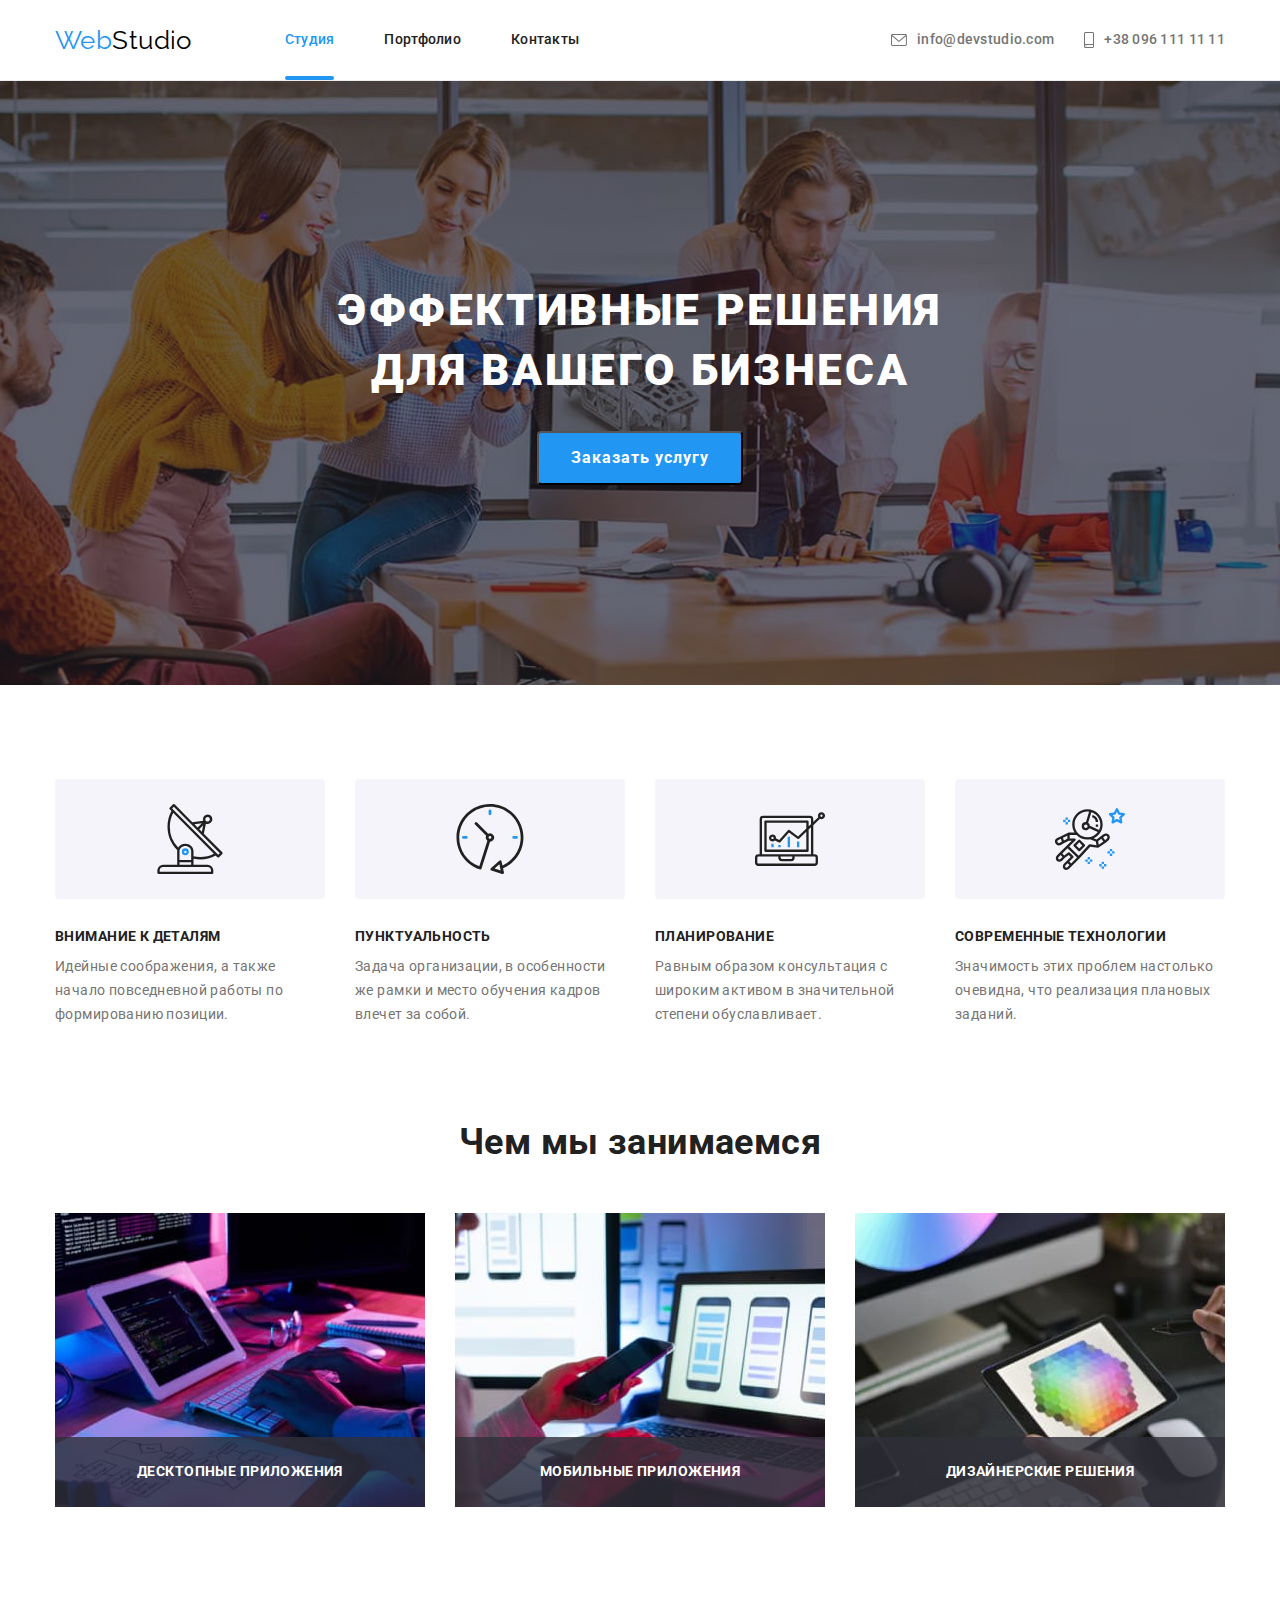
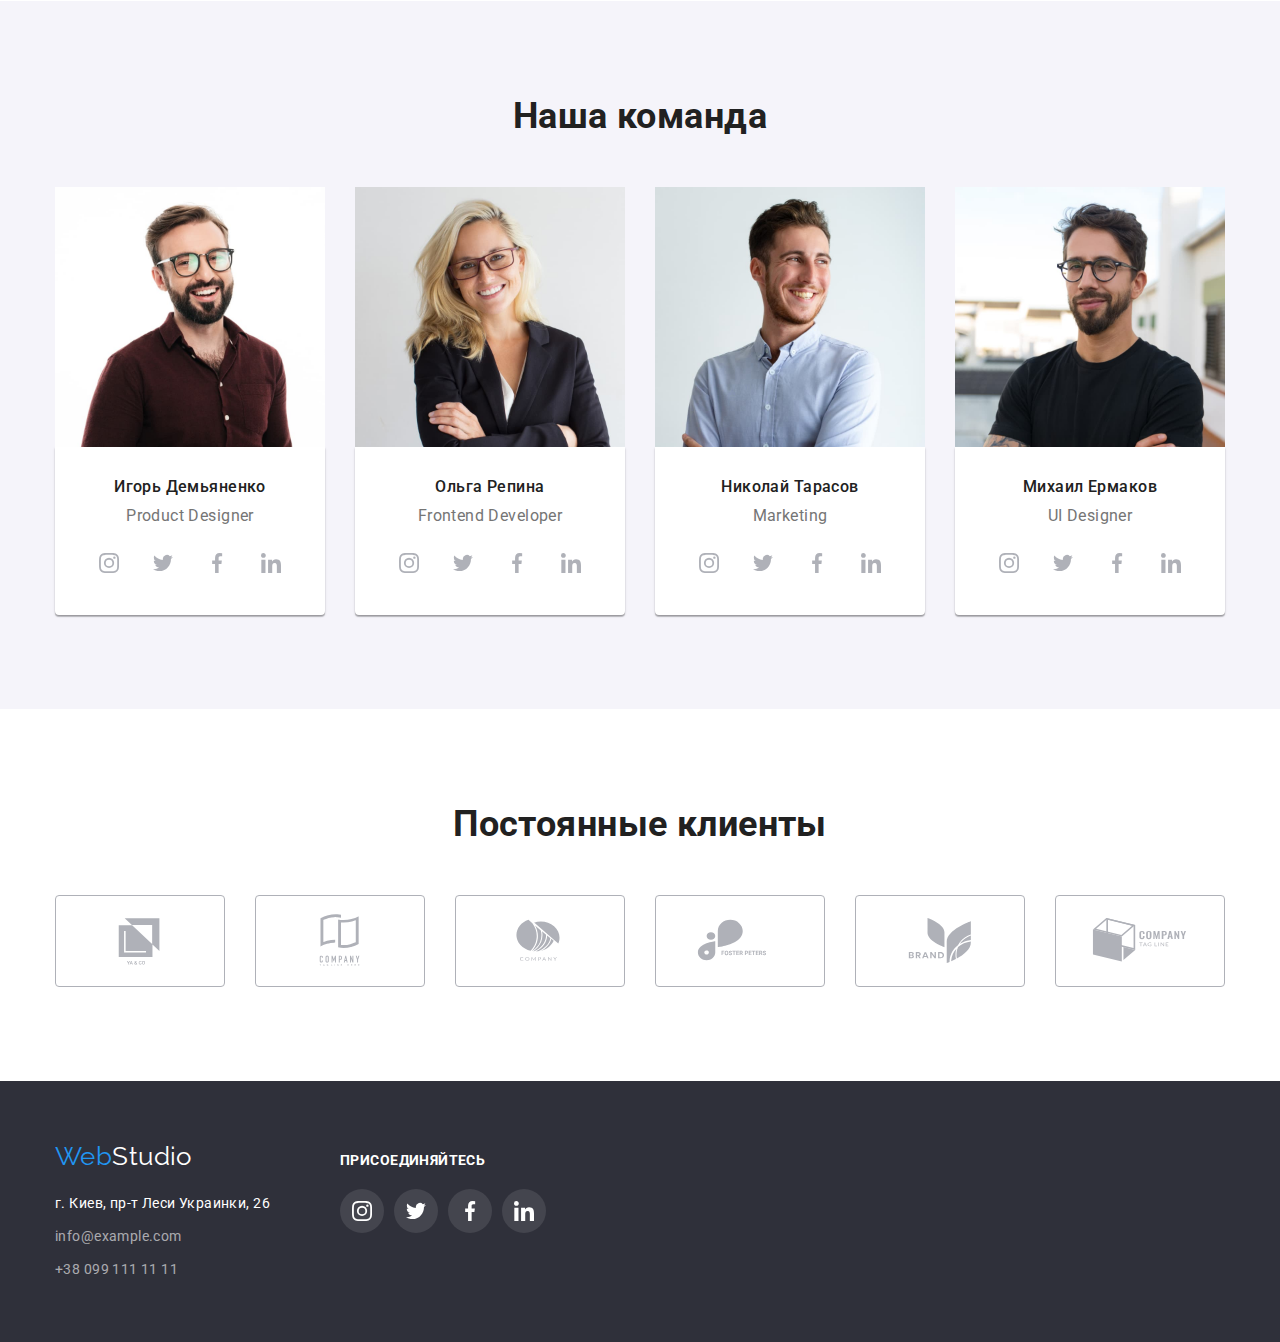
<file: index.html>
<!DOCTYPE html>
<html lang="ru">

<head>
    <meta charset="UTF-8">
    <meta http-equiv="X-UA-Compatible" content="IE=edge">
    <meta name="viewport" content="width=device-width, initial-scale=1.0">
    <title>Студія</title>
    <link rel="preconnect" href="https://fonts.googleapis.com">
    <link rel="preconnect" href="https://fonts.gstatic.com" crossorigin>
    <link href="https://fonts.googleapis.com/css2?family=Raleway:wght@700&family=Roboto:wght@400;500;700;900&display=swap" rel="stylesheet">
    <link rel="stylesheet" href="https://cdnjs.cloudflare.com/ajax/libs/modern-normalize/1.1.0/modern-normalize.min.css">
    <link rel="stylesheet" href="./css/styles.css">

</head>

<body>
    <!-- Шапка сайта -->
    <header class="header">
        <div class="container main-nav">
            <nav class="main-nav">
                <a href="./index.html" class="line">
                    <span class="logo-blue logo">Web</span><span class="logo-black logo">Studio</span>
                </a>
                
                <ul class="site-nav list ">
                    <li class="item"><a href="./index.html" class="current line">Студия</a></li>
                    <li class="item"><a href="./portfolio.html" class="line">Портфолио</a></li>
                    <li class="item"><a href="" class="line">Контакты</a></li>
                </ul>
            </nav>
            
            <ul class="site-adrress list ">
                <li class="item">
                    <a href="mailto:info@devstudio.com" class="line">
                        <svg class="envelope-icon" width="16" height="12">
                            <use href="./images/icons.svg#envelope"></use>
                        </svg>
                        info@devstudio.com
                    </a>
                </li>
                <li class="item">
                    <a href="tel:+380961111111" class="line">
                        <svg class="smartphone-icon" width="10" height="16">
                            <use href="./images/icons.svg#smartphone"></use>
                        </svg>
                        +38 096 111 11 11
                    </a>
                </li>
            </ul>
        </div>
    </header>

    <!-- Уникальный контент сайта -->
    <main>
        <!-- Герой -->
        <section class="hero">
            <div class="container">
                <h1 class="hero-title">Эффективные решения для вашего бизнеса</h1>
                <button class="button" type="button" data-modal-open>Заказать услугу</button>
            </div>
        </section>

        <!-- Особенности -->
        <section class="section">
            <div class="container">
                <h2 hidden class="section-title">Особенности</h2>
                <ul class="feature-list list">
                    <li class="item">
                        <div class="thumb">
                            <svg class="icon">
                                <use href="./images/icons.svg#antenna"></use>
                            </svg>
                        </div>
                        <h3 class="title">Внимание к деталям</h3>
                        <p>Идейные соображения, а также начало повседневной работы по формированию позиции.</p>
                    </li>
                    <li class="item">
                        <div class="thumb">
                            <svg class="icon">
                                <use href="./images/icons.svg#clock"></use>
                            </svg>
                        </div>
                        <h3 class="title">Пунктуальность</h3>
                        <p>Задача организации, в особенности же рамки и место обучения кадров влечет за собой.</p>
                    </li>
                    <li class="item">
                        <div class="thumb">
                            <svg class="icon">
                                <use href="./images/icons.svg#diagram"></use>
                            </svg>
                        </div>
                        <h3 class="title">Планирование</h3>
                        <p>Равным образом консультация с широким активом в значительной степени обуславливает.</p>
                    </li>
                    <li class="item">
                        <div class="thumb">
                            <svg class="icon">
                                <use href="./images/icons.svg#astronaut"></use>
                            </svg>
                        </div>
                        <h3 class="title">Современные технологии</h3>
                        <p>Значимость этих проблем настолько очевидна, что реализация плановых заданий.</p>
                    </li>
                </ul>
            </div>
        </section>

        <!-- Чем мы занимаемся -->
        <section class="section">
            <div class="container">
                <h2 class="section-title">Чем мы занимаемся</h2>
                <ul class="our-job list">
                    <li class="item">
                        <img src="./images/img0.1.jpg" alt="Десктопные приложения" width="370">
                        <h3 class="title">Десктопные приложения</h3>
                    </li>
                    <li class="item">
                        <img src="./images/img0.2.jpg" alt="Мобильные приложения" width="370">
                        <h3 class="title">Мобильные приложения</h3>
                    </li>
                    <li class="item">
                        <img src="./images/img0.3.jpg" alt="Дизайнерские решения" width="370">
                        <h3 class="title">Дизайнерские решения</h3>
                    </li>
                </ul>
            </div>
        </section>

        <!-- Наша команда -->
        <section class="section team">
            <div class="container">
                <h2 class="section-title">Наша команда</h2>
                <ul class="team-list list">
                    <li class="item">
                        <img src="./images/img1.jpg" alt="Фото члена команды" width="270">
                        <div class="info">
                            <h3 class="title">Игорь Демьяненко</h3>
                        <p class="text">Product Designer</p>
                        <ul class="social-links list">
                            <li class="item">
                                <a href="">
                                    <svg class="icon">
                                        <use href="./images/icons.svg#instagram"></use>
                                    </svg>
                                </a>
                            </li>
                            <li class="item">
                                <a href="">
                                    <svg class="icon">
                                        <use href="./images/icons.svg#twitter"></use>
                                    </svg>
                                </a>
                            </li>
                            <li class="item">
                                <a href="">
                                    <svg class="icon">
                                        <use href="./images/icons.svg#facebook"></use>
                                    </svg>
                                </a>
                            </li>
                            <li class="item">
                                <a href="">
                                    <svg class="icon">
                                        <use href="./images/icons.svg#linkedin"></use>
                                    </svg>
                                </a>
                            </li>
                        </ul>
                        </div>
                    </li>
                    <li class="item">
                        <img src="./images/img2.jpg" alt="Фото члена команды" width="270">
                        <div class="info">
                            <h3 class="title">Ольга Репина</h3>
                        <p class="text">Frontend Developer</p>
                        <ul class="social-links list">
                            <li class="item">
                                <a href="">
                                    <svg class="icon">
                                        <use href="./images/icons.svg#instagram"></use>
                                    </svg>
                                </a>
                            </li>
                            <li class="item">
                                <a href="">
                                    <svg class="icon">
                                        <use href="./images/icons.svg#twitter"></use>
                                    </svg>
                                </a>
                            </li>
                            <li class="item">
                                <a href="">
                                    <svg class="icon">
                                        <use href="./images/icons.svg#facebook"></use>
                                    </svg>
                                </a>
                            </li>
                            <li class="item">
                                <a href="">
                                    <svg class="icon">
                                        <use href="./images/icons.svg#linkedin"></use>
                                    </svg>
                                </a>
                            </li>
                        </ul>
                        </div>
                    </li>
                    <li class="item">
                        <img src="./images/img3.jpg" alt="Фото члена команды" width="270">
                        <div class="info">
                            <h3 class="title">Николай Тарасов</h3>
                        <p class="text">Marketing</p>
                        <ul class="social-links list">
                            <li class="item">
                                <a href="">
                                    <svg class="icon">
                                        <use href="./images/icons.svg#instagram"></use>
                                    </svg>
                                </a>
                            </li>
                            <li class="item">
                                <a href="">
                                    <svg class="icon">
                                        <use href="./images/icons.svg#twitter"></use>
                                    </svg>
                                </a>
                            </li>
                            <li class="item">
                                <a href="">
                                    <svg class="icon">
                                        <use href="./images/icons.svg#facebook"></use>
                                    </svg>
                                </a>
                            </li>
                            <li class="item">
                                <a href="">
                                    <svg class="icon">
                                        <use href="./images/icons.svg#linkedin"></use>
                                    </svg>
                                </a>
                            </li>
                        </ul>
                        </div>
                    </li>
                    <li class="item">
                        <img src="./images/img4.jpg" alt="Фото члена команды" width="270">
                        <div class="info">
                            <h3 class="title">Михаил Ермаков</h3>
                        <p class="text">UI Designer</p>
                        <ul class="social-links list">
                            <li class="item">
                                <a href="">
                                    <svg class="icon">
                                        <use href="./images/icons.svg#instagram"></use>
                                    </svg>
                                </a>
                            </li>
                            <li class="item">
                                <a href="">
                                    <svg class="icon">
                                        <use href="./images/icons.svg#twitter"></use>
                                    </svg>
                                </a>
                            </li>
                            <li class="item">
                                <a href="">
                                    <svg class="icon">
                                        <use href="./images/icons.svg#facebook"></use>
                                    </svg>
                                </a>
                            </li>
                            <li class="item">
                                <a href="">
                                    <svg class="icon">
                                        <use href="./images/icons.svg#linkedin"></use>
                                    </svg>
                                </a>
                            </li>
                        </ul>
                        </div>
                    </li>
                </ul>
            </div>
        </section>

        <!-- Постоянные клиенты -->
        <section class="section">
            <div class="container">
                <h2 class="section-title">Постоянные клиенты</h2>
                <ul class="clients-list list">
                    <li class="item">
                        <a href="">
                            <svg class="icon">
                                <use href="./images/icons.svg#logo1"></use>
                            </svg>
                        </a>
                    </li>
                    <li class="item">
                        <a href="">
                            <svg class="icon">
                                <use href="./images/icons.svg#logo2"></use>
                            </svg>
                        </a>
                    </li>
                    <li class="item">
                        <a href="">
                            <svg class="icon">
                                <use href="./images/icons.svg#logo3"></use>
                            </svg>
                        </a>
                    </li>
                    <li class="item">
                        <a href="">
                            <svg class="icon">
                                <use href="./images/icons.svg#logo4"></use>
                            </svg>
                        </a>
                    </li>
                    <li class="item">
                        <a href="">
                            <svg class="icon">
                                <use href="./images/icons.svg#logo5"></use>
                            </svg>
                        </a>
                    </li>
                    <li class="item">
                        <a href="">
                            <svg class="icon">
                                <use href="./images/icons.svg#logo6"></use>
                            </svg>
                        </a>
                    </li>
                </ul>
            </div>
        </section>
    </main>



    <!-- Подвал сайта -->
    <footer class="footer">
        <div class="container">
            <div>
                <a href="./index.html" class="logotype line">
                    <span class="logo-blue logo">Web</span><span class="logo-white logo">Studio</span>
                </a>
                
                <address>
                    <ul class="contacts-list list">
                        <li class="live-address"><a class="line" href="">г. Киев, пр-т Леси Украинки, 26</a></li>
                        <li class="contacts"><a class="line" href="mailto:info@example.com">info@example.com</a></li>
                        <li class="contacts"><a class="line" href="tel:+380991111111">+38 099 111 11 11</a></li>
                    </ul>
                </address>
            </div>
            <div class="social">
                <h3 class="title">присоединяйтесь</h3>
                <ul class="social-networks list">
                    <li class="item">
                        <a href="">
                            <svg class="icon">
                                <use href="./images/icons.svg#instagram"></use>
                            </svg>
                        </a>
                    </li>
                    <li class="item">
                        <a href="">
                            <svg class="icon">
                                <use href="./images/icons.svg#twitter"></use>
                            </svg>
                        </a>
                    </li>
                    <li class="item">
                        <a href="">
                            <svg class="icon">
                                <use href="./images/icons.svg#facebook"></use>
                            </svg>
                        </a>
                    </li>
                    <li class="item">
                        <a href="">
                            <svg class="icon">
                                <use href="./images/icons.svg#linkedin"></use>
                            </svg>
                        </a>
                    </li>
                </ul>
            </div>
        </div>
    </footer>

    <div class="backdrop is-hidden" data-modal>
        <div class="modal">
            <button class="modal-button" type="button" data-modal-close>
                <svg class="icon">
                    <use href="./images/icons.svg#vector"></use>
                </svg>
            </button>
        </div>
    </div>

    <script src="./js/modal.js"></script>
</body>

</html>
</file>
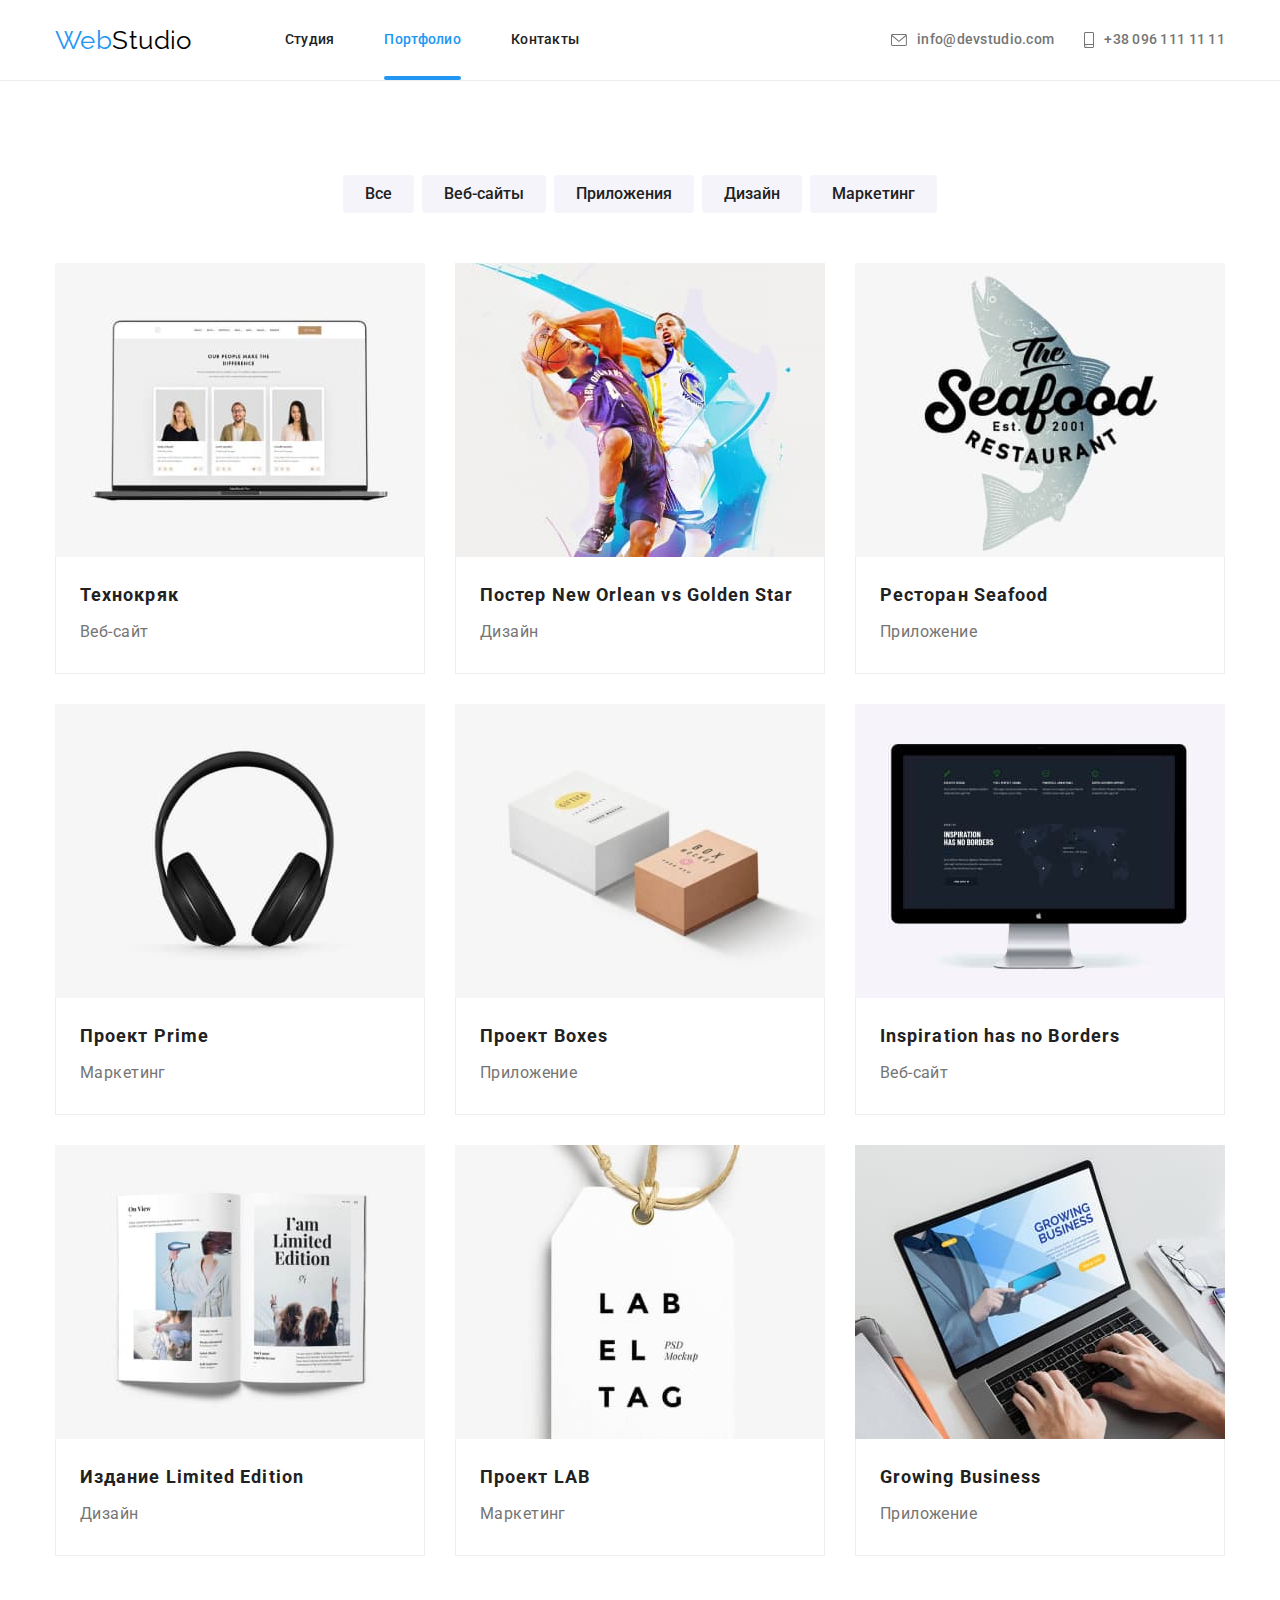
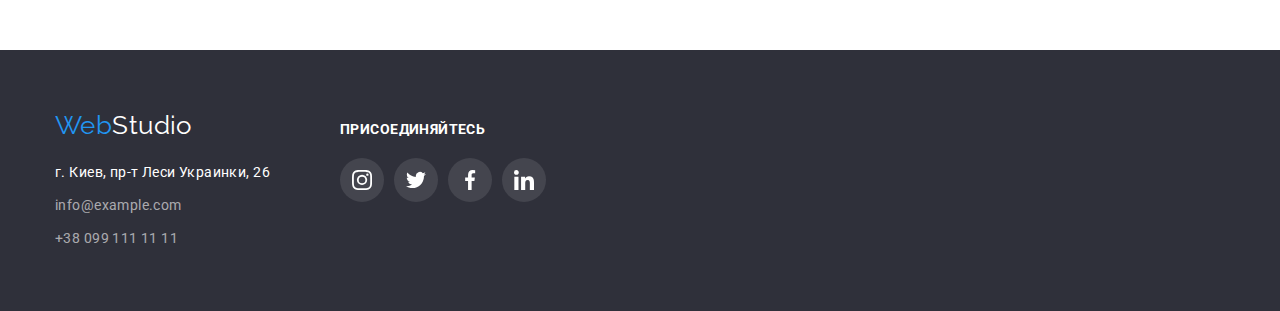
<file: portfolio.html>
<!DOCTYPE html>
<html lang="ru">

<head>
    <meta charset="UTF-8">
    <meta http-equiv="X-UA-Compatible" content="IE=edge">
    <meta name="viewport" content="width=device-width, initial-scale=1.0">
    <title>Портфоліо</title>
    <link rel="preconnect" href="https://fonts.googleapis.com">
    <link rel="preconnect" href="https://fonts.gstatic.com" crossorigin>
    <link href="https://fonts.googleapis.com/css2?family=Raleway:wght@700&family=Roboto:wght@400;500;700;900&display=swap" rel="stylesheet">
    <link rel="stylesheet" href="https://cdnjs.cloudflare.com/ajax/libs/modern-normalize/1.1.0/modern-normalize.min.css">
    <link rel="stylesheet" href="./css/styles.css">

</head>

<body>
    <!-- Шапка сайта -->
    <header class="header">
        <div class="container main-nav">
            <nav class="main-nav">
                <a href="./index.html" class="line">
                    <span class="logo-blue logo">Web</span><span class="logo-black logo">Studio</span>
                </a>
    
                <ul class="site-nav list ">
                    <li class="item"><a href="./index.html" class="line">Студия</a></li>
                    <li class="item"><a href="./portfolio.html" class="current line">Портфолио</a></li>
                    <li class="item"><a href="" class="line">Контакты</a></li>
                </ul>
            </nav>
    
            <ul class="site-adrress list ">
                <li class="item">
                    <a href="mailto:info@devstudio.com" class="line">
                        <svg class="envelope-icon" width="16" height="12">
                            <use href="./images/icons.svg#envelope"></use>
                        </svg>
                        info@devstudio.com
                    </a>
                </li>
                <li class="item">
                    <a href="tel:+380961111111" class="line">
                        <svg class="smartphone-icon" width="10" height="16">
                            <use href="./images/icons.svg#smartphone"></use>
                        </svg>
                        +38 096 111 11 11
                    </a>
                </li>
            </ul>
        </div>
    </header>



    <!-- Уникальный контент сайта -->
    <main>
        <section class="portfolio-section">
            <div class="container">
                <h1 hidden>Наши работы</h1>
                <ul class="buttons-list list">
                    <li class="item"><button class="buttons" type="button">Все</button></li>
                    <li class="item"><button class="buttons" type="button">Веб-сайты</button></li>
                    <li class="item"><button class="buttons" type="button">Приложения</button></li>
                    <li class="item"><button class="buttons" type="button">Дизайн</button></li>
                    <li class="item"><button class="buttons" type="button">Маркетинг</button></li>
                </ul>
                <ul class="our-works list">
                    <li class="item">
                        <a class="line" href="">
                            <div class="card">
                                <div class="thumb">
                                    <img src="./images/imag1.jpg" alt="" width="370">
                                    <p class="text">Ресурс предлагает комплексные предложения с разным уровнем функционала и сервисов. Все это позволит
                                        посетителю получить исчерпывающие сведения о компании или частном лице.</p>
                                </div>
                                <div class="description">
                                    <h2 class="titles">Технокряк</h2>
                                    <p class="paragraph">Веб-сайт</p>
                                </div>
                            </div>
                        </a>
                    </li>
                    <li class="item">
                        <a class="line" href="">
                            <div class="card">
                                <div class="thumb">
                                    <img src="./images/imag2.jpg" alt="" width="370">
                                    <p class="text">Ресурс предлагает комплексные предложения с разным уровнем функционала и сервисов. Все это позволит
                                        посетителю получить исчерпывающие сведения о компании или частном лице.</p>
                                </div>
                                <div class="description">
                                    <h2 class="titles">Постер New Orlean vs Golden Star</h2>
                                    <p class="paragraph">Дизайн</p>
                                </div>
                            </div>
                        </a>
                    </li>
                    <li class="item">
                        <a class="line" href="">
                            <div class="card">
                                <div class="thumb">
                                    <img src="./images/imag3.jpg" alt="" width="370">
                                    <p class="text">Ресурс предлагает комплексные предложения с разным уровнем функционала и сервисов. Все это позволит
                                        посетителю получить исчерпывающие сведения о компании или частном лице.</p>
                                </div>
                                <div class="description">
                                    <h2 class="titles">Ресторан Seafood</h2>
                                    <p class="paragraph">Приложение</p>
                                </div>
                            </div>
                        </a>
                    </li>
                    <li class="item">
                        <a class="line" href="">
                            <div class="card">
                                <div class="thumb">
                                    <img src="./images/imag4.jpg" alt="" width="370">
                                    <p class="text">Ресурс предлагает комплексные предложения с разным уровнем функционала и сервисов. Все это позволит
                                        посетителю получить исчерпывающие сведения о компании или частном лице.</p>
                                </div>
                                <div class="description">
                                    <h2 class="titles">Проект Prime</h2>
                                    <p class="paragraph">Маркетинг</p>
                                </div>
                            </div>
                        </a>
                    </li>
                    <li class="item">
                        <a class="line" href="">
                            <div class="card">
                                <div class="thumb">
                                    <img src="./images/imag5.jpg" alt="" width="370">
                                    <p class="text">Ресурс предлагает комплексные предложения с разным уровнем функционала и сервисов. Все это позволит
                                        посетителю получить исчерпывающие сведения о компании или частном лице.</p>
                                </div>
                                <div class="description">
                                    <h2 class="titles">Проект Boxes</h2>
                                    <p class="paragraph">Приложение</p>
                                </div>
                            </div>
                        </a>
                    </li>
                    <li class="item">
                        <a class="line" href="">
                            <div class="card">
                                <div class="thumb">
                                    <img src="./images/imag6.jpg" alt="" width="370">
                                    <p class="text">Ресурс предлагает комплексные предложения с разным уровнем функционала и сервисов. Все это позволит
                                        посетителю получить исчерпывающие сведения о компании или частном лице.</p>
                                </div>
                                <div class="description">
                                    <h2 class="titles">Inspiration has no Borders</h2>
                                    <p class="paragraph">Веб-сайт</p>
                                </div>
                            </div>
                        </a>
                    </li>
                    <li class="item">
                        <a class="line" href="">
                            <div class="card">
                                <div class="thumb">
                                    <img src="./images/imag7.jpg" alt="" width="370">
                                    <p class="text">Ресурс предлагает комплексные предложения с разным уровнем функционала и сервисов. Все это позволит
                                        посетителю получить исчерпывающие сведения о компании или частном лице.</p>
                                </div>
                                <div class="description">
                                    <h2 class="titles">Издание Limited Edition</h2>
                                    <p class="paragraph">Дизайн</p>
                                </div>
                            </div>
                        </a>
                    </li>
                    <li class="item">
                        <a class="line" href="">
                            <div class="card">
                                <div class="thumb">
                                    <img src="./images/imag8.jpg" alt="" width="370">
                                    <p class="text">Ресурс предлагает комплексные предложения с разным уровнем функционала и сервисов. Все это позволит
                                        посетителю получить исчерпывающие сведения о компании или частном лице.</p>
                                </div>
                                <div class="description">
                                    <h2 class="titles">Проект LAB</h2>
                                    <p class="paragraph">Маркетинг</p>
                                </div>
                            </div>
                        </a>
                    </li>
                    <li class="item">
                        <a class="line" href="">
                            <div class="card">
                                <div class="thumb">
                                    <img src="./images/imag9.jpg" alt="" width="370">
                                    <p class="text">Ресурс предлагает комплексные предложения с разным уровнем функционала и сервисов. Все это позволит
                                        посетителю получить исчерпывающие сведения о компании или частном лице.</p>
                                </div>
                                <div class="description">
                                    <h2 class="titles">Growing Business</h2>
                                    <p class="paragraph">Приложение</p>
                                </div>
                            </div>
                        </a>
                    </li>
                </ul>
            </div>
        </section>
    </main>

    <!-- Подвал сайта -->
    <footer class="footer">
        <div class="container">
            <div>
                <a href="./index.html" class="logotype line">
                    <span class="logo-blue logo">Web</span><span class="logo-white logo">Studio</span>
                </a>
        
                <address>
                    <ul class="contacts-list list">
                        <li class="live-address"><a class="line" href="">г. Киев, пр-т Леси Украинки, 26</a></li>
                        <li class="contacts"><a class="line" href="mailto:info@example.com">info@example.com</a></li>
                        <li class="contacts"><a class="line" href="tel:+380991111111">+38 099 111 11 11</a></li>
                    </ul>
                </address>
            </div>
            <div class="social">
                <h3 class="title">присоединяйтесь</h3>
                <ul class="social-networks list">
                    <li class="item">
                        <a href="">
                            <svg class="icon">
                                <use href="./images/icons.svg#instagram"></use>
                            </svg>
                        </a>
                    </li>
                    <li class="item">
                        <a href="">
                            <svg class="icon">
                                <use href="./images/icons.svg#twitter"></use>
                            </svg>
                        </a>
                    </li>
                    <li class="item">
                        <a href="">
                            <svg class="icon">
                                <use href="./images/icons.svg#facebook"></use>
                            </svg>
                        </a>
                    </li>
                    <li class="item">
                        <a href="">
                            <svg class="icon">
                                <use href="./images/icons.svg#linkedin"></use>
                            </svg>
                        </a>
                    </li>
                </ul>
            </div>
        </div>
    </footer>
</body>

</html>
</file>
<file: css/styles.css>
html {
    box-sizing: border-box;
}

*,
*::before,
*::after {
    box-sizing: inherit;
}

:root {
    --primary-text-color: #757575;
    --title-text-color: #212121;
    --accent-color:#2196F3;
    --primary-white-color: #ffffff;
    --secondary-background-color: #2F303A;
}

body {
    margin: 0;

    background-color: var(--primary-white-color);
    color: var(--primary-text-color);
    font-family: 'Roboto', sans-serif;
    letter-spacing: 0.03em;
    font-size: 14px;
    line-height: 1.17;

}

img {
    display: block;
    max-width: 100%;
    height: auto;
}

.container {
    margin-left: auto;
    margin-right: auto;
    width: 1200px;
    padding-left: 15px;
    padding-right: 15px;
}

.line {
    text-decoration: none;
}

.list {
    list-style: none;
    padding: 0;
    margin: 0;
}

h1, h2, h3, h4, h5, h6, p {
    margin-top: 0;
    margin-bottom: 0;
}
/* ----------LOGO---------- */

.logo {
    font-family: 'Raleway', sans-serif ;
    font-size: 26px;
    line-height: 1.19;
}

.logo-blue {
    color: #2196F3 ;
} 

.logo-black{
    color: #000000;
}

.logo-white {
    color: #ffffff;
}

/* ----------HEADER---------- */

.header {
    border-bottom: 1px solid #ECECEC;
}

.main-nav {
    display: flex;
    align-items: center;
}

.site-nav {
    display: flex;
    margin-left: 93px;
}

.site-nav .item:not(:last-child) {
    margin-right: 50px;
}

.site-nav a {
    display: block;
    padding-top: 32px;
    padding-bottom: 32px;

    position: relative;

    color: var(--title-text-color);
    font-weight: 500;
    font-size: 14px;
    line-height: 1.14;
    letter-spacing: 0.02em;

    transition: color 250ms cubic-bezier(0.4, 0, 0.2, 1);
}

.site-adrress {
    display: flex;
    margin-left: auto;
}

.site-adrress .item + .item {
    margin-left: 30px;
}

.site-adrress a {
    display: flex;
    align-items: center;
    padding-top: 32px;
    padding-bottom: 32px;

    color: var(--primary-text-color);
    font-weight: 500;
    font-size: 14px;
    line-height: 1.14;
    letter-spacing: 0.02em;

    transition: color 250ms cubic-bezier(0.4, 0, 0.2, 1);
}

.site-nav a:hover,
.site-nav a:focus,
.site-adrress a:hover,
.site-adrress a:focus {
    color: var(--accent-color);
}

.site-nav a.current {
    color: var(--accent-color);
}

.site-nav a.current::after {
    content: '';

    position: absolute;
    left: 0;
    bottom: 0;

    display: inline-block;
    width: 100%;
    height: 4px;
    background-color: var(--accent-color);
    border-radius: 2px;
}

.envelope-icon,
.smartphone-icon {
    fill: currentColor;
    margin-right: 10px;
}


/* ---------- СТИЛІ ДЛЯ INDEX.HTML---------- */

/* ----------HERO---------- */

.hero {
    max-width: 1600px;


    text-align: center;
    padding-top: 200px;
    padding-bottom: 200px;
    margin-left: auto;
    margin-right: auto;

    background-color: var(--secondary-background-color);
    background-image: linear-gradient(rgba(47, 48, 58, 0.4), rgba(47, 48, 58, 0.4)), url('../images/bg-Img.jpg');
    background-size: cover;
    background-repeat: no-repeat;
    background-position: center;
}

.hero-title {
    margin-top: 0;
    margin-bottom: 30px;
    margin-left: auto;
    margin-right: auto;
    width: 696px;


    color: var(--primary-white-color);
    font-weight: 900;
    font-size: 44px;
    line-height: 1.36;
    
    letter-spacing: 0.06em;
    text-transform: uppercase;
}

.button {
    border-radius: 4px;
    padding: 10px 32px;
    min-width: 200px;
    text-align: center;

    color: var(--primary-white-color);
    background-color: var(--accent-color);
    
    font-family: 'Roboto';
    font-weight: 700;
    font-size: 16px;
    line-height: 1.88;
    letter-spacing: 0.06em;
    cursor: pointer;

    transition: color 250ms cubic-bezier(0.4, 0, 0.2, 1),
        background-color 250ms cubic-bezier(0.4, 0, 0.2, 1);
}

.button:hover,
.button:focus {
    color: var(--accent-color);
    background-color: var(--primary-white-color);
}

.backdrop {
    position: fixed;
    top: 0;
    left: 0;
    width: 100%;
    height: 100%;
    background-color: rgba(0, 0, 0, 0.2);

    opacity: 1;
    transition: opacity 250ms cubic-bezier(0.4, 0, 0.2, 1);
}

.backdrop.is-hidden {
    opacity: 0;
    visibility: hidden;    
    pointer-events: none;
}

.backdrop.is-hidden .modal {
    transform: translate(-50%, -50%) scale(1.1);
    opacity: 0;
}

.modal {
    position: absolute;
    top: 50%;
    left: 50%;

    min-width: 528px;
    min-height: 581px;
    padding: 15px;

    background-color: #fff;
    border-radius: 4px;
    box-shadow: 0px 1px 3px rgba(0, 0, 0, 0.12), 0px 1px 1px rgba(0, 0, 0, 0.14), 0px 2px 1px rgba(0, 0, 0, 0.2);

    transform: translate(-50%, -50%) scale(1);
    opacity: 1;
    visibility: visible;

    transition: transform 250ms cubic-bezier(0.4, 0, 0.2, 1),
        opacity 250ms cubic-bezier(0.4, 0, 0.2, 1),
        visibility 250ms cubic-bezier(0.4, 0, 0.2, 1);
}

.modal-button {
    display: flex;
    align-items: center;
    justify-content: center;

    position: absolute;
    right: 8px;
    top: 8px;

    min-width: 30px;
    min-height: 30px;
    background-color: transparent;
    border: 1px solid rgba(0, 0, 0, 0.1);
    border-radius: 50%;
}

.modal .icon {
    width: 11px;
    height: 11px;
    fill: #000;
}

/* ----------SECTION---------- */

.section {
    padding-top: 94px;
    padding-bottom: 94px;
}

.section:nth-child(3) {
    padding-top: 0;
}

.section-title {
    margin-top: 0;
    margin-bottom: 50px;

    color: var(--title-text-color);
    font-weight: 700;
    font-size: 36px;
    text-align: center;
}

/* ----------FEATURE---------- */

.feature-list {
    display: flex;
}

.feature-list .item {
    width: 270px;
}

.feature-list .item + .item {
    margin-left: 30px;
}

.feature-list .title {
    margin-top: 0;
    margin-bottom: 10px;

    color: var(--title-text-color);
    font-size: 14px;
    line-height: 1.14;
    text-transform: uppercase;
}

.feature-list p {
    margin-top: 0;
    margin-bottom: 0;

    line-height: 1.71;
}

.feature-list .icon {
    width: 70px;
    height: 70px;
}

.feature-list .thumb {
    display: flex;
    justify-content: center;
    align-items: center;
    height: 120px;
    margin-bottom: 30px;

    background-color: #F5F4FA;
    border-radius: 4px;
}

/* ----------JOB---------- */

.our-job {
    display: flex;
}

.our-job .item {
    position: relative;
}

.our-job .item + .item {
    margin-left: 30px;
}

.our-job .title {
    display: flex;
    position: absolute;
    bottom: 0;
    left: 0;

    width: 100%;
    min-height: 70px;
    justify-content: center;
    align-items: center;

    font-size: 14px;
    line-height: 1.14;
    text-transform: uppercase;
    
    color: var(--primary-white-color);
    background-color: rgba(47, 48, 58, 0.8);
}

/* ----------TEAM---------- */

.team {
    background-color: #F5F4FA;
    margin-bottom: 0;
}

.team-list {
    display: flex;
}

.team-list .item + .item {
    margin-left: 30px;
}

.info {
    padding-top: 30px;
    padding-bottom: 30px;
    background: #FFFFFF;
    box-shadow: 0px 1px 3px rgba(0, 0, 0, 0.12), 0px 1px 1px rgba(0, 0, 0, 0.14), 0px 2px 1px rgba(0, 0, 0, 0.2);
    border-radius: 0px 0px 4px 4px;

    text-align: center;
}

.team-list .title {

    margin-bottom: 10px;

    color: var(--title-text-color);
    font-weight: 500;
    font-size: 16px;
    line-height: 1.19;
}

.team-list .text {
    font-size: 16px;
    line-height: 1.19;
}

.social-links {
    display: flex;
    justify-content: center;
    align-items: center;
    margin-top: 16px;
}

.social-links .item + .item {
    margin-left: 10px;
}

.social-links a {
    display: flex;
    justify-content: center;
    align-items: center;
    width: 44px;
    height: 44px;
    border-radius: 50%;

    fill: #AFB1B8;

    transition: fill 250ms cubic-bezier(0.4, 0, 0.2, 1),
        background-color 250ms cubic-bezier(0.4, 0, 0.2, 1);
}

.social-links a:hover,
.social-links a:focus {
    background-color: var(--accent-color);
    fill: var(--primary-white-color);
}

.social-links .icon {
    fill: inherit;
    width: 20px;
    height: 20px;
}

/* ----------CLIETS---------- */

.clients-list {
    display: flex;
    justify-content: center;
}

.clients-list .item + .item {
    margin-left: 30px;
}
.clients-list .item {
    width: 170px;
    height: 92px;
}


.clients-list a {
    display: flex;
    justify-content: center;
    align-items: center;

    width: 170px;
    height: 92px;
    fill: #AFB1B8;
    border: 1px solid #AFB1B8;
    border-radius: 4px;

    transition: fill 250ms cubic-bezier(0.4, 0, 0.2, 1),
        border-color 250ms cubic-bezier(0.4, 0, 0.2, 1);
}

.clients-list a:hover,
.clients-list a:focus {
    fill: var(--accent-color);
    border-color: var(--accent-color);
} 

.clients-list .icon {
    fill: inherit;
    width: 106px;
    height: 60px;
}

/* ----------FOOTER---------- */

.footer {
    background-color: var(--secondary-background-color);
    padding-top: 60px;
    padding-bottom: 60px;
}

.footer .container {
    display: flex;
}

.logotype {
    display: inline-block;
    margin-bottom: 20px;
}

.contacts-list {
    font-style: normal;
    line-height: 1.71;
}

.contacts-list a {
    display: inline-block;
}

.contacts {
    margin-top: 9px;
}

.live-address a {
    color: var(--primary-white-color);

    transition: color 250ms cubic-bezier(0.4, 0, 0.2, 1);
}

.contacts a {    
    color: rgba(255, 255, 255, 0.6);

    transition: color 250ms cubic-bezier(0.4, 0, 0.2, 1);
}

.live-address a:hover,
.live-address a:focus,
.contacts a:hover,
.contacts a:focus {
    color: var(--accent-color);
}

.social {
    margin-top: 12px;
    margin-left: 70px;
}

.social .title {
    margin-bottom: 20px;

    font-size: 14px;
    line-height: 1.14;
    text-transform: uppercase;

    color: #fff;
}

.social-networks {
    display: flex;
}

.social-networks .item+.item {
    margin-left: 10px;
}

.social-networks a {
    display: flex;
    justify-content: center;
    align-items: center;
    width: 44px;
    height: 44px;

    fill: #fff;
    background-color: rgba(255, 255, 255, 0.1);;
    border-radius: 50%;

    transition: background-color 250ms cubic-bezier(0.4, 0, 0.2, 1);
}

.social-networks a:hover,
.social-networks a:focus {
    background-color: var(--accent-color);
}

.social-networks .icon  {
    fill: inherit;
    width: 20px;
    height: 20px;
}

/* ---------- СТИЛІ ДЛЯ PORTFOLIO.HTML---------- */

.portfolio-section {
    padding-top: 94px;
    padding-bottom: 94px;
}

.buttons-list {
    display: flex;
    justify-content: center;
    margin-bottom: 50px;
}

.buttons-list .item + .item {
    margin-left: 8px;
}

.buttons {
    padding: 6px 22px;
    border: transparent;
    border-radius: 4px;

    background-color: #F5F4FA;
    color: var(--title-text-color);
    font-family: 'Roboto';
    font-weight: 500;
    font-size: 16px;
    line-height: 1.62;
    cursor: pointer;

    transition: color 250ms cubic-bezier(0.4, 0, 0.2, 1),
        background-color 250ms cubic-bezier(0.4, 0, 0.2, 1),
        box-shadow 250ms cubic-bezier(0.4, 0, 0.2, 1);
}

.buttons:hover,
.buttons:focus {
    background-color: var(--accent-color);
    color: var(--primary-white-color);
    box-shadow: 0px 3px 1px rgba(0, 0, 0, 0.1), 0px 1px 2px rgba(0, 0, 0, 0.08), 0px 2px 2px rgba(0, 0, 0, 0.12);
}

.our-works {
    display: flex;
    flex-wrap: wrap;
}

.our-works .item {
    width: calc((100% - 60px) / 3);
    margin-right: 30px;
    margin-bottom: 30px;
}

.our-works .item:nth-child(3n){
    margin-right: 0;
}

.our-works .item:nth-last-child(-n + 3) {
    margin-bottom: 0px;
}

.our-works a .card {
    transition: box-shadow 250ms cubic-bezier(0.4, 0, 0.2, 1);
}

.our-works a:hover .card,
.our-works a:focus .card{
    box-shadow: 0px 1px 1px rgba(0, 0, 0, 0.12), 0px 4px 4px rgba(0, 0, 0, 0.06), 1px 4px 6px rgba(0, 0, 0, 0.16);
}

.our-works .thumb {
    display: flex;
    position: relative;

    overflow: hidden;

}

.our-works .thumb::before {
    display: inline-block;
    content: '';

    position: absolute;
    top: 0;
    left: 0;
    width: 100%;
    height: 100%;
    background-color: rgba(33, 150, 243, 0.9);

    opacity: 0;

    transform: translateY(100%);

    transition: opacity 250ms cubic-bezier(0.4, 0, 0.2, 1),
        transform 250ms cubic-bezier(0.4, 0, 0.2, 1);
}

.our-works a:hover .thumb::before,
.our-works a:focus .thumb::before {
    opacity: 1;
    transform: translateY(0);
}

.our-works .text {
    display: flex;
    position: absolute;
    top: 0;
    left: 0;
    width: 100%;
    height: 100%;
    padding: 63px 24px;

    font-size: 18px;
    line-height: 1.56;
    letter-spacing: 0.03em;
    align-items: center;
    
    color: #FFFFFF;
    opacity: 0;

    transform: translateY(100%);

    transition: opacity 250ms cubic-bezier(0.4, 0, 0.2, 1),
        transform 250ms cubic-bezier(0.4, 0, 0.2, 1);
}

.our-works a:hover .text,
.our-works a:focus .text {
    opacity: 1;
    transform: translateY(0);
}

.our-works .description {
    border-left: 1px solid #EEEEEE;
    border-right: 1px solid #EEEEEE;
    border-bottom: 1px solid #EEEEEE;
    padding-top: 20px;
    padding-bottom: 26px;
    padding-left: 24px;
    padding-right: 24px;

}

.our-works img {
    display: block;
}

.our-works .titles {
    margin-bottom: 4px;

    color: var(--title-text-color);
    font-size: 18px;
    line-height: 2;
    letter-spacing: 0.06em;
}

.paragraph {
    color: var(--primary-text-color);
    font-weight: 400;
    font-size: 16px;
    line-height: 1.88;
}
</file>
